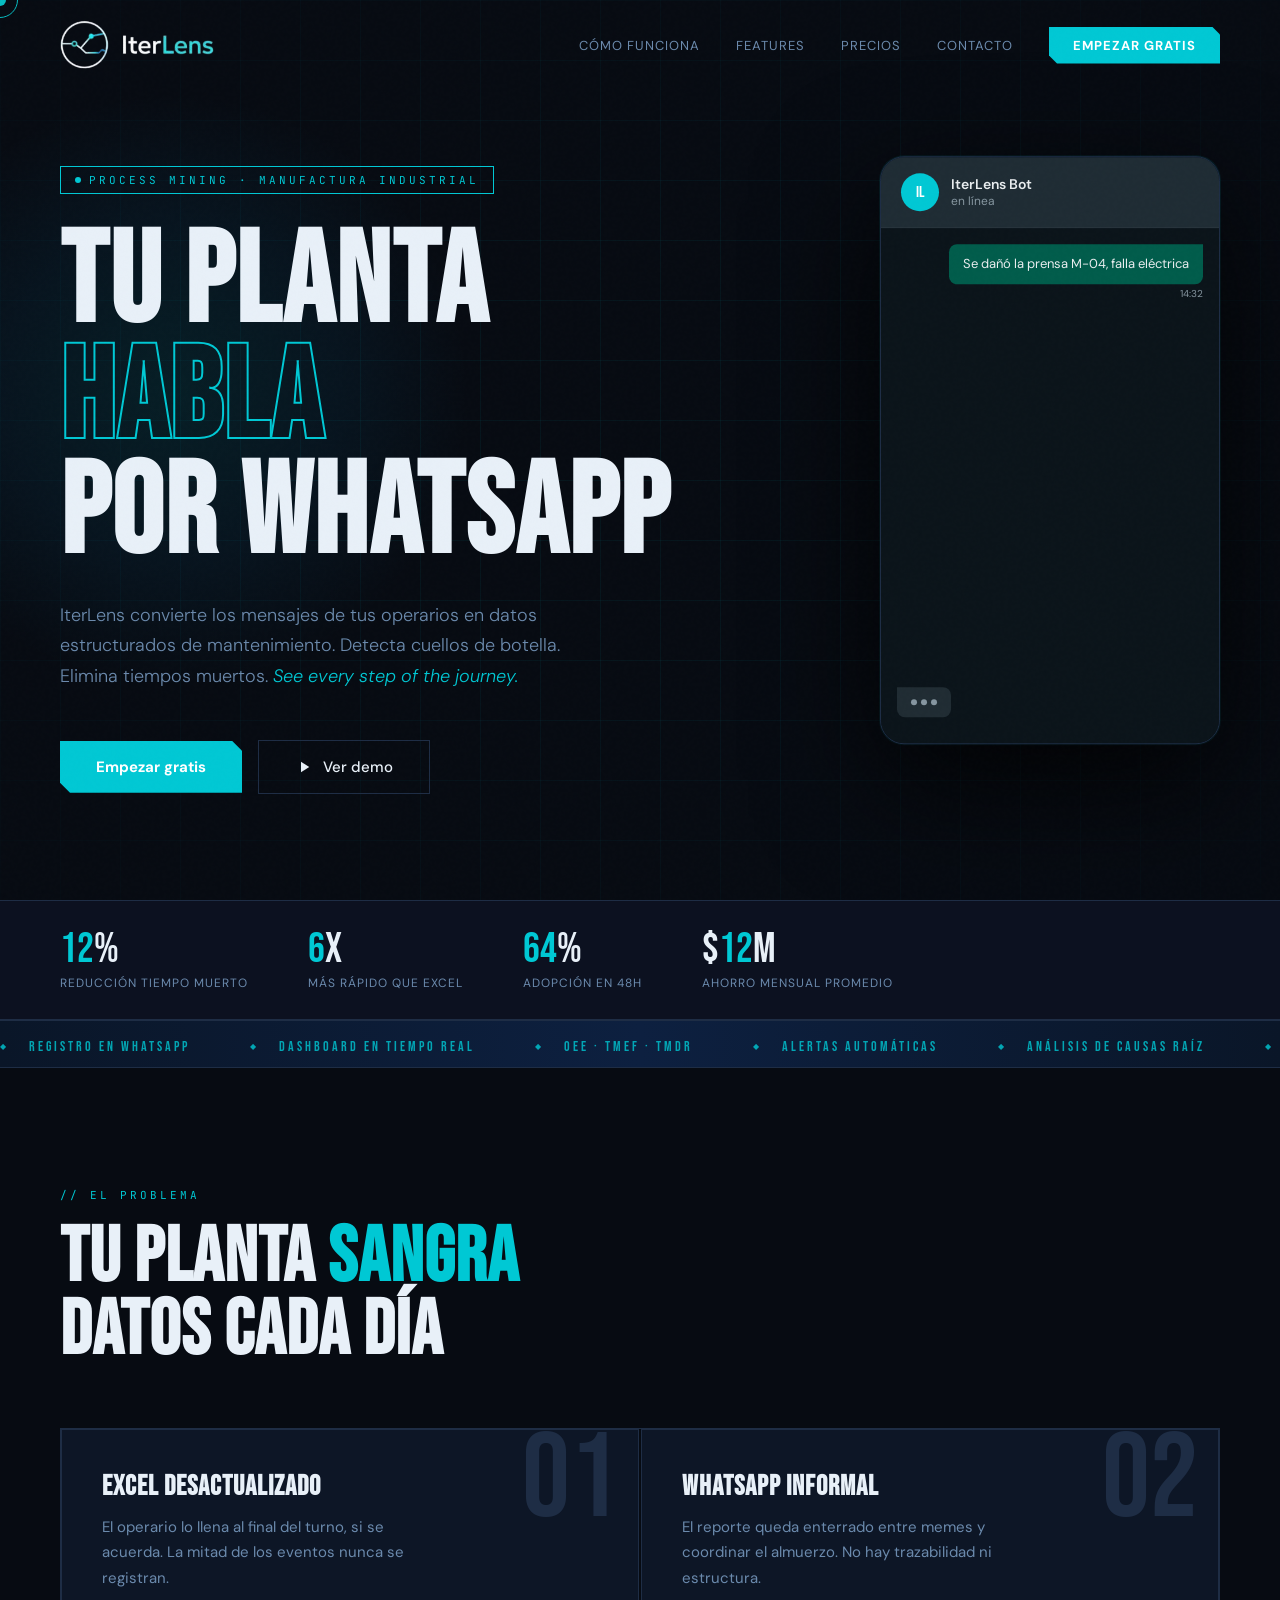
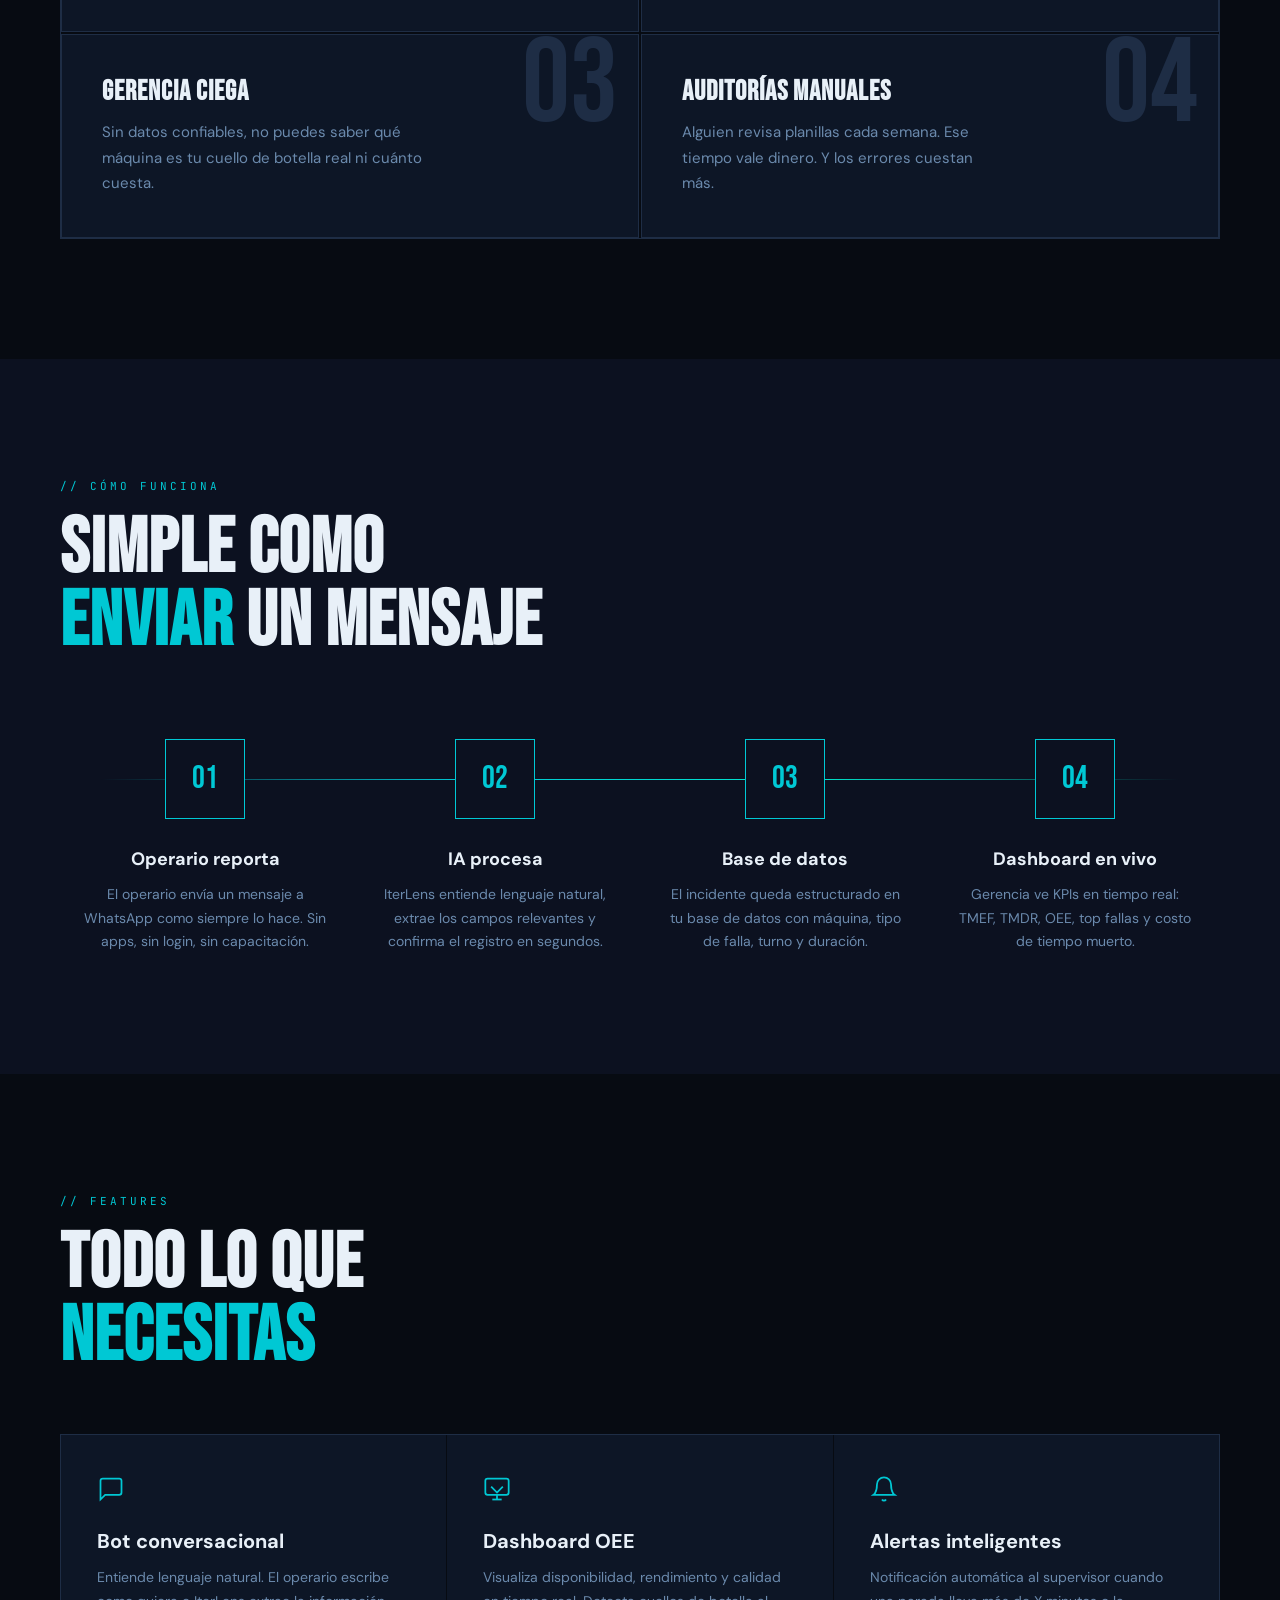
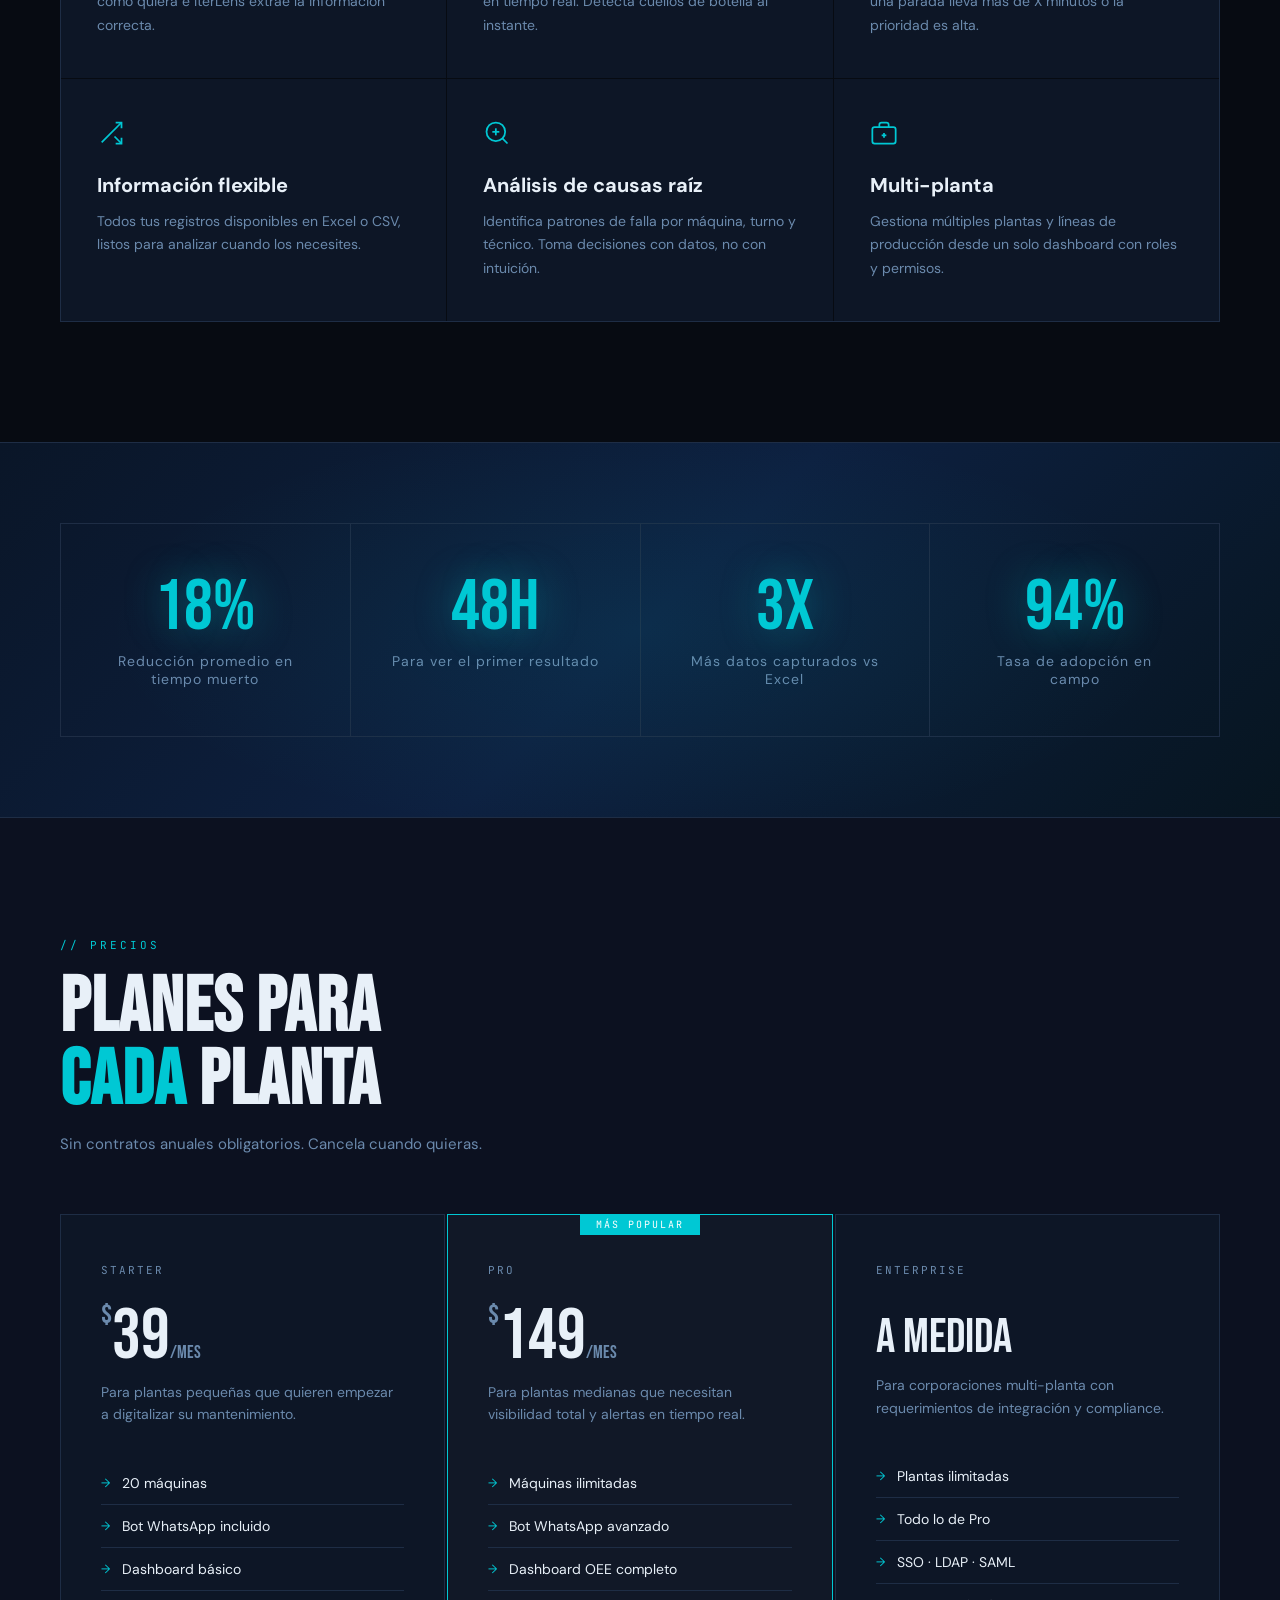
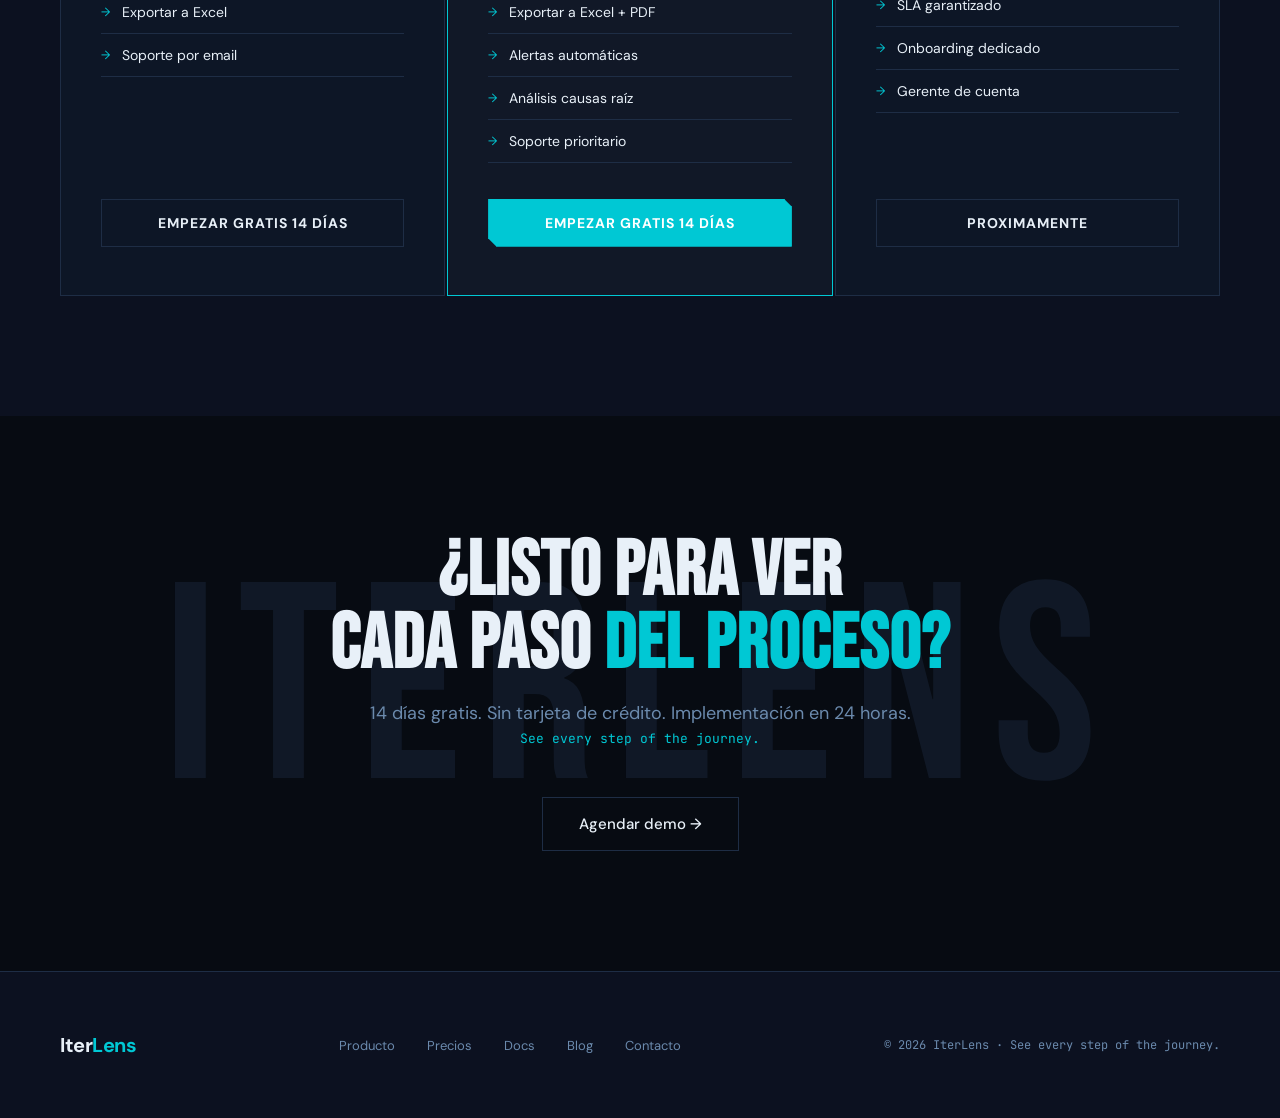
<file: src/index.html>
<!doctype html>
<html lang="es">
  <head>
    <meta charset="UTF-8" />
    <meta name="viewport" content="width=device-width, initial-scale=1.0" />
    <title>IterLens | See every step of the journey</title>
    <link rel="icon" href="./assets/logo.png" type="image/png" />
    <link
      href="https://fonts.googleapis.com/css2?family=Bebas+Neue&family=DM+Sans:ital,wght@0,300;0,400;0,500;0,700;1,300&family=JetBrains+Mono:wght@400;700&display=swap"
      rel="stylesheet"
    />
    <link rel="stylesheet" href="styles.css" />
  </head>
  <body>
    <!-- CURSOR -->
    <div class="cursor" id="cursor"></div>
    <div class="cursor-ring" id="cursorRing"></div>

    <!-- NAV -->
    <nav id="nav">
      <img src="./assets/banner.png" alt="Logo IterLens" height="50" />
      <!-- Hamburguesa (solo mobile) -->
      <button class="hamburger" id="hamburger" aria-label="Menú">
        <span></span><span></span><span></span>
      </button>

      <div class="nav-links" id="navLinks">
        <a href="#como-funciona" class="nav-close">Cómo funciona</a>
        <a href="#features" class="nav-close">Features</a>
        <a href="#pricing" class="nav-close">Precios</a>
        <a href="#contacto" class="nav-close">Contacto</a>
        <button class="btn-nav">Empezar gratis</button>
      </div>

      <div class="nav-overlay" id="navOverlay"></div>
    </nav>

    <!-- HERO -->
    <section class="hero">
      <div class="hero-grid"></div>
      <div class="hero-glow"></div>

      <div class="hero-tag">Process Mining · Manufactura Industrial</div>

      <h1>TU PLANTA<br /><em>HABLA</em><br />POR WHATSAPP</h1>

      <p class="hero-sub">
        IterLens convierte los mensajes de tus operarios en datos estructurados
        de mantenimiento. Detecta cuellos de botella. Elimina tiempos muertos.
        <em style="font-style: italic; color: var(--accent)"
          >See every step of the journey.</em
        >
      </p>

      <div class="hero-ctas">
        <button class="btn-primary">Empezar gratis</button>
        <button class="btn-ghost" id="btnDemo">
          <svg width="18" height="18" viewBox="0 0 24 24" fill="currentColor">
            <path d="M8 5v14l11-7z" />
          </svg>
          Ver demo
        </button>
      </div>

      <!-- WhatsApp Mockup -->
      <div class="hero-visual">
        <div class="phone-frame">
          <div class="phone-header">
            <div class="phone-avatar">IL</div>
            <div>
              <div class="phone-name">IterLens Bot</div>
              <div class="phone-status">en línea</div>
            </div>
          </div>
          <div class="phone-body" id="chatBody">
            <div class="msg out">
              <div class="msg-bubble">
                Se dañó la prensa M-04, falla eléctrica
              </div>
              <div class="msg-time">14:32</div>
            </div>
            <div class="msg in" id="msg1" style="opacity: 0">
              <div class="msg-bubble">
                <strong style="color: #00c8d4"
                  >&#10003; ¿Confirmas el registro?</strong
                >
                <div class="msg-code">
                  <span class="ic">
                    <svg
                      width="11"
                      height="11"
                      viewBox="0 0 24 24"
                      fill="none"
                      stroke="currentColor"
                      stroke-width="2"
                    >
                      <rect x="2" y="3" width="20" height="14" rx="2" />
                      <path d="M8 21h8M12 17v4" />
                    </svg>
                    Máquina: M-04 </span
                  ><br />
                  <span class="ic">
                    <svg
                      width="11"
                      height="11"
                      viewBox="0 0 24 24"
                      fill="none"
                      stroke="currentColor"
                      stroke-width="2"
                    >
                      <path d="M13 2L3 14h9l-1 8 10-12h-9l1-8z" />
                    </svg>
                    Tipo: Eléctrica </span
                  ><br />
                  <span class="ic">
                    <svg
                      width="11"
                      height="11"
                      viewBox="0 0 24 24"
                      fill="none"
                      stroke="currentColor"
                      stroke-width="2"
                    >
                      <circle cx="12" cy="12" r="10" />
                      <path d="M12 6v6l4 2" />
                    </svg>
                    Turno: TARDE </span
                  ><br />
                  <span class="ic" style="color: #ef4444">
                    <svg
                      width="11"
                      height="11"
                      viewBox="0 0 24 24"
                      fill="none"
                      stroke="currentColor"
                      stroke-width="2"
                    >
                      <path
                        d="M10.29 3.86L1.82 18a2 2 0 0 0 1.71 3h16.94a2 2 0 0 0 1.71-3L13.71 3.86a2 2 0 0 0-3.42 0z"
                      />
                      <line x1="12" y1="9" x2="12" y2="13" />
                      <line x1="12" y1="17" x2="12.01" y2="17" />
                    </svg>
                    Prioridad: Alta
                  </span>
                </div>
              </div>
              <div class="msg-time">14:32</div>
            </div>
            <div class="msg out" id="msg2" style="opacity: 0">
              <div class="msg-bubble">¡Si, perfecto!</div>
              <div class="msg-time">16:45</div>
            </div>
            <div class="msg in" id="msg3" style="opacity: 0">
              <div class="msg-bubble">
                <strong style="color: #00c8d4"
                  >&#35; Ticket #2847 cerrado</strong
                >
                <div class="msg-code">
                  <span class="ic">
                    <svg
                      width="11"
                      height="11"
                      viewBox="0 0 24 24"
                      fill="none"
                      stroke="currentColor"
                      stroke-width="2"
                    >
                      <circle cx="12" cy="12" r="10" />
                      <path d="M12 6v6l4 2" />
                    </svg>
                    TMDR: 2h 13min </span
                  ><br />
                  <span class="ic">
                    <svg
                      width="11"
                      height="11"
                      viewBox="0 0 24 24"
                      fill="none"
                      stroke="currentColor"
                      stroke-width="2"
                    >
                      <path d="M20 21v-2a4 4 0 0 0-4-4H8a4 4 0 0 0-4 4v2" />
                      <circle cx="12" cy="7" r="4" />
                    </svg>
                    Técnico: Juan P. </span
                  ><br />
                  <span class="ic">
                    <svg
                      width="11"
                      height="11"
                      viewBox="0 0 24 24"
                      fill="none"
                      stroke="currentColor"
                      stroke-width="2"
                    >
                      <polyline points="22 12 18 12 15 21 9 3 6 12 2 12" />
                    </svg>
                    Guardado en IterLens
                  </span>
                </div>
              </div>
              <div class="msg-time">16:46</div>
            </div>
            <div class="msg in" id="msg4" style="opacity: 0">
              <div class="typing"><span></span><span></span><span></span></div>
            </div>
          </div>
        </div>
      </div>
    </section>

    <!-- STATS BAR -->
    <div class="stats-bar reveal">
      <div class="stat">
        <div class="stat-num"><span id="c1">0</span>%</div>
        <div class="stat-label">Reducción tiempo muerto</div>
      </div>
      <div class="stat">
        <div class="stat-num"><span id="c2">0</span>x</div>
        <div class="stat-label">Más rápido que Excel</div>
      </div>
      <div class="stat">
        <div class="stat-num"><span id="c3">0</span>%</div>
        <div class="stat-label">Adopción en 48h</div>
      </div>
      <div class="stat">
        <div class="stat-num">$<span id="c4">0</span>M</div>
        <div class="stat-label">Ahorro mensual promedio</div>
      </div>
    </div>

    <!-- TICKER -->
    <div class="ticker">
      <div class="ticker-inner">
        <span class="ticker-item">REGISTRO EN WHATSAPP</span>
        <span class="ticker-item">DASHBOARD EN TIEMPO REAL</span>
        <span class="ticker-item">OEE · TMEF · TMDR</span>
        <span class="ticker-item">ALERTAS AUTOMÁTICAS</span>
        <span class="ticker-item">ANÁLISIS DE CAUSAS RAÍZ</span>
        <span class="ticker-item">REGISTRO EN WHATSAPP</span>
        <span class="ticker-item">DASHBOARD EN TIEMPO REAL</span>
        <span class="ticker-item">OEE · TMEF · TMDR</span>
        <span class="ticker-item">ALERTAS AUTOMÁTICAS</span>
        <span class="ticker-item">ANÁLISIS DE CAUSAS RAÍZ</span>
      </div>
    </div>

    <!-- PROBLEM -->
    <section class="problem" id="problema">
      <div class="reveal">
        <div class="section-tag">// el problema</div>
        <h2>TU PLANTA <em>SANGRA</em><br />DATOS CADA DÍA</h2>
      </div>
      <div class="problem-grid reveal">
        <div class="problem-card" data-num="01">
          <h3>Excel desactualizado</h3>
          <p>
            El operario lo llena al final del turno, si se acuerda. La mitad de
            los eventos nunca se registran.
          </p>
        </div>
        <div class="problem-card" data-num="02">
          <h3>WhatsApp informal</h3>
          <p>
            El reporte queda enterrado entre memes y coordinar el almuerzo. No
            hay trazabilidad ni estructura.
          </p>
        </div>
        <div class="problem-card" data-num="03">
          <h3>Gerencia ciega</h3>
          <p>
            Sin datos confiables, no puedes saber qué máquina es tu cuello de
            botella real ni cuánto cuesta.
          </p>
        </div>
        <div class="problem-card" data-num="04">
          <h3>Auditorías manuales</h3>
          <p>
            Alguien revisa planillas cada semana. Ese tiempo vale dinero. Y los
            errores cuestan más.
          </p>
        </div>
      </div>
    </section>

    <!-- HOW IT WORKS -->
    <section class="how" id="como-funciona">
      <div class="reveal">
        <div class="section-tag">// cómo funciona</div>
        <h2>SIMPLE COMO<br /><em>ENVIAR</em> UN MENSAJE</h2>
      </div>
      <div class="steps reveal">
        <div class="step">
          <div class="step-num">01</div>
          <h3>Operario reporta</h3>
          <p>
            El operario envía un mensaje a WhatsApp como siempre lo hace. Sin
            apps, sin login, sin capacitación.
          </p>
        </div>
        <div class="step">
          <div class="step-num">02</div>
          <h3>IA procesa</h3>
          <p>
            IterLens entiende lenguaje natural, extrae los campos relevantes y
            confirma el registro en segundos.
          </p>
        </div>
        <div class="step">
          <div class="step-num">03</div>
          <h3>Base de datos</h3>
          <p>
            El incidente queda estructurado en tu base de datos con máquina,
            tipo de falla, turno y duración.
          </p>
        </div>
        <div class="step">
          <div class="step-num">04</div>
          <h3>Dashboard en vivo</h3>
          <p>
            Gerencia ve KPIs en tiempo real: TMEF, TMDR, OEE, top fallas y costo
            de tiempo muerto.
          </p>
        </div>
      </div>
    </section>

    <!-- FEATURES -->
    <section class="features" id="features">
      <div class="reveal">
        <div class="section-tag">// features</div>
        <h2>TODO LO QUE<br /><em>NECESITAS</em></h2>
      </div>
      <div class="features-grid reveal">
        <div class="feature-card">
          <span class="feature-icon">
            <svg
              width="28"
              height="28"
              viewBox="0 0 24 24"
              fill="none"
              stroke="currentColor"
              stroke-width="1.5"
            >
              <path
                d="M21 15a2 2 0 0 1-2 2H7l-4 4V5a2 2 0 0 1 2-2h14a2 2 0 0 1 2 2z"
              />
            </svg>
          </span>
          <h3>Bot conversacional</h3>
          <p>
            Entiende lenguaje natural. El operario escribe como quiera e
            IterLens extrae la información correcta.
          </p>
        </div>
        <div class="feature-card">
          <span class="feature-icon">
            <svg
              width="28"
              height="28"
              viewBox="0 0 24 24"
              fill="none"
              stroke="currentColor"
              stroke-width="1.5"
            >
              <rect x="2" y="3" width="20" height="14" rx="2" />
              <line x1="8" y1="21" x2="16" y2="21" />
              <line x1="12" y1="17" x2="12" y2="21" />
              <polyline points="7 10 12 15 17 10" />
            </svg>
          </span>
          <h3>Dashboard OEE</h3>
          <p>
            Visualiza disponibilidad, rendimiento y calidad en tiempo real.
            Detecta cuellos de botella al instante.
          </p>
        </div>
        <div class="feature-card">
          <span class="feature-icon">
            <svg
              width="28"
              height="28"
              viewBox="0 0 24 24"
              fill="none"
              stroke="currentColor"
              stroke-width="1.5"
            >
              <path d="M18 8A6 6 0 0 0 6 8c0 7-3 9-3 9h18s-3-2-3-9" />
              <path d="M13.73 21a2 2 0 0 1-3.46 0" />
            </svg>
          </span>
          <h3>Alertas inteligentes</h3>
          <p>
            Notificación automática al supervisor cuando una parada lleva más de
            X minutos o la prioridad es alta.
          </p>
        </div>
        <div class="feature-card">
          <span class="feature-icon">
            <svg
              width="28"
              height="28"
              viewBox="0 0 24 24"
              fill="none"
              stroke="currentColor"
              stroke-width="1.5"
            >
              <polyline points="16 3 21 3 21 8" />
              <line x1="4" y1="20" x2="21" y2="3" />
              <polyline points="21 16 21 21 16 21" />
              <line x1="15" y1="15" x2="21" y2="21" />
            </svg>
          </span>
          <h3>Información flexible</h3>
          <p>
            Todos tus registros disponibles en Excel o CSV, listos para analizar
            cuando los necesites.
          </p>
        </div>
        <div class="feature-card">
          <span class="feature-icon">
            <svg
              width="28"
              height="28"
              viewBox="0 0 24 24"
              fill="none"
              stroke="currentColor"
              stroke-width="1.5"
            >
              <circle cx="11" cy="11" r="8" />
              <line x1="21" y1="21" x2="16.65" y2="16.65" />
              <line x1="11" y1="8" x2="11" y2="14" />
              <line x1="8" y1="11" x2="14" y2="11" />
            </svg>
          </span>
          <h3>Análisis de causas raíz</h3>
          <p>
            Identifica patrones de falla por máquina, turno y técnico. Toma
            decisiones con datos, no con intuición.
          </p>
        </div>
        <div class="feature-card">
          <span class="feature-icon">
            <svg
              width="28"
              height="28"
              viewBox="0 0 24 24"
              fill="none"
              stroke="currentColor"
              stroke-width="1.5"
            >
              <rect x="2" y="7" width="20" height="14" rx="2" />
              <path d="M16 7V5a2 2 0 0 0-2-2h-4a2 2 0 0 0-2 2v2" />
              <line x1="12" y1="12" x2="12" y2="16" />
              <line x1="10" y1="14" x2="14" y2="14" />
            </svg>
          </span>
          <h3>Multi-planta</h3>
          <p>
            Gestiona múltiples plantas y líneas de producción desde un solo
            dashboard con roles y permisos.
          </p>
        </div>
      </div>
    </section>

    <!-- METRICS -->
    <div class="metrics reveal">
      <div class="metrics-inner">
        <div class="metric">
          <div class="metric-num">18%</div>
          <div class="metric-label">Reducción promedio en tiempo muerto</div>
        </div>
        <div class="metric">
          <div class="metric-num">48h</div>
          <div class="metric-label">Para ver el primer resultado</div>
        </div>
        <div class="metric">
          <div class="metric-num">3x</div>
          <div class="metric-label">Más datos capturados vs Excel</div>
        </div>
        <div class="metric">
          <div class="metric-num">94%</div>
          <div class="metric-label">Tasa de adopción en campo</div>
        </div>
      </div>
    </div>

    <!-- PRICING -->
    <section class="pricing" id="pricing">
      <div class="reveal">
        <div class="section-tag">// precios</div>
        <h2>PLANES PARA<br /><em>CADA</em> PLANTA</h2>
        <p style="color: var(--muted); margin-top: 16px; font-size: 15px">
          Sin contratos anuales obligatorios. Cancela cuando quieras.
        </p>
      </div>
      <div class="pricing-grid reveal">
        <!-- STARTER -->
        <div class="pricing-card">
          <div class="pricing-tier">Starter</div>
          <div class="pricing-price">
            <sup>$</sup>39<span class="period">/mes</span>
          </div>
          <p class="pricing-desc">
            Para plantas pequeñas que quieren empezar a digitalizar su
            mantenimiento.
          </p>
          <ul class="pricing-features">
            <li class="included">20 máquinas</li>
            <li class="included">Bot WhatsApp incluido</li>
            <li class="included">Dashboard básico</li>
            <li class="included">Exportar a Excel</li>
            <li class="included">Soporte por email</li>
          </ul>
          <button class="btn-pricing">Empezar gratis 14 días</button>
        </div>
        <!-- PRO -->
        <div class="pricing-card featured">
          <div class="pricing-tier">Pro</div>
          <div class="pricing-price">
            <sup>$</sup>149<span class="period">/mes</span>
          </div>
          <p class="pricing-desc">
            Para plantas medianas que necesitan visibilidad total y alertas en
            tiempo real.
          </p>
          <ul class="pricing-features">
            <li class="included">Máquinas ilimitadas</li>
            <li class="included">Bot WhatsApp avanzado</li>
            <li class="included">Dashboard OEE completo</li>
            <li class="included">Exportar a Excel + PDF</li>
            <li class="included">Alertas automáticas</li>
            <li class="included">Análisis causas raíz</li>
            <li class="included">Soporte prioritario</li>
          </ul>
          <button class="btn-pricing">Empezar gratis 14 días</button>
        </div>
        <!-- ENTERPRISE -->
        <div class="pricing-card">
          <div class="pricing-tier">Enterprise</div>
          <div
            class="pricing-price"
            style="font-size: 48px; line-height: 1.2; padding-top: 8px"
          >
            A medida
          </div>
          <p class="pricing-desc">
            Para corporaciones multi-planta con requerimientos de integración y
            compliance.
          </p>
          <ul class="pricing-features">
            <li class="included">Plantas ilimitadas</li>
            <li class="included">Todo lo de Pro</li>
            <li class="included">SSO · LDAP · SAML</li>
            <li class="included">SLA garantizado</li>
            <li class="included">Onboarding dedicado</li>
            <li class="included">Gerente de cuenta</li>
          </ul>
          <button class="btn-pricing">Proximamente</button>
        </div>
      </div>
    </section>

    <!-- TESTIMONIALS -->
    <!-- <section class="testimonials">
      <div class="reveal">
        <div class="section-tag">// clientes</div>
        <h2>LO QUE DICEN<br />LAS <em>PLANTAS</em></h2>
      </div>
      <div class="testimonials-grid reveal">
        <div class="testimonial">
          <p class="testimonial-text">
            En dos semanas teníamos más datos de mantenimiento que en los
            últimos seis meses con Excel. Los operarios lo adoptaron sin
            resistencia porque ya usaban WhatsApp.
          </p>
          <div class="testimonial-author">Carlos Mendoza</div>
          <div class="testimonial-role">
            Jefe de Producción · Plásticos del Valle
          </div>
        </div>
        <div class="testimonial">
          <p class="testimonial-text">
            Detectamos que la máquina M-12 generaba el 40% de nuestros tiempos
            muertos. Nunca lo hubiéramos visto con el sistema anterior.
            Ahorramos $18.000 en el primer mes.
          </p>
          <div class="testimonial-author">Ana Quiroga</div>
          <div class="testimonial-role">
            Gerente de Planta · Inyección Andina
          </div>
        </div>
        <div class="testimonial">
          <p class="testimonial-text">
            La implementación fue en un día. El bot entiende a nuestros
            operarios aunque escriban con errores o en forma muy coloquial. Eso
            era lo que más nos preocupaba.
          </p>
          <div class="testimonial-author">Roberto Lara</div>
          <div class="testimonial-role">
            Director de Operaciones · Grupo Soplado
          </div>
        </div>
      </div>
    </section> -->

    <!-- CTA -->
    <section class="cta-section" id="contacto">
      <h2 class="reveal">
        ¿LISTO PARA VER<br />CADA PASO <em>DEL PROCESO?</em>
      </h2>
      <p class="reveal">
        14 días gratis. Sin tarjeta de crédito. Implementación en 24 horas.<br />
        <span
          style="
            font-family: &quot;JetBrains Mono&quot;, monospace;
            font-size: 13px;
            color: var(--accent);
          "
          >See every step of the journey.</span
        >
      </p>
      <div class="cta-buttons reveal">
        <button class="btn-ghost">Agendar demo →</button>
      </div>
    </section>

    <!-- FOOTER -->
    <footer>
      <div class="footer-logo">Iter<span>Lens</span></div>
      <div class="footer-links">
        <a href="#">Producto</a>
        <a href="#">Precios</a>
        <a href="#">Docs</a>
        <a href="#">Blog</a>
        <a href="#">Contacto</a>
      </div>
      <div class="footer-copy">
        © 2026 IterLens · See every step of the journey.
      </div>
    </footer>

    <!-- MODAL VIDEO -->
    <div class="modal-overlay" id="modalOverlay">
      <div class="modal-box">
        <button class="modal-close" id="modalClose">
          <svg
            width="20"
            height="20"
            viewBox="0 0 24 24"
            fill="none"
            stroke="currentColor"
            stroke-width="2"
          >
            <line x1="18" y1="6" x2="6" y2="18" />
            <line x1="6" y1="6" x2="18" y2="18" />
          </svg>
        </button>
        <div class="video-wrapper">
          <iframe
            id="demoVideo"
            frameborder="0"
            allowfullscreen
            allow="autoplay; encrypted-media"
          ></iframe>
        </div>
      </div>
    </div>

    <script src="main.js"></script>
  </body>
</html>
</file>
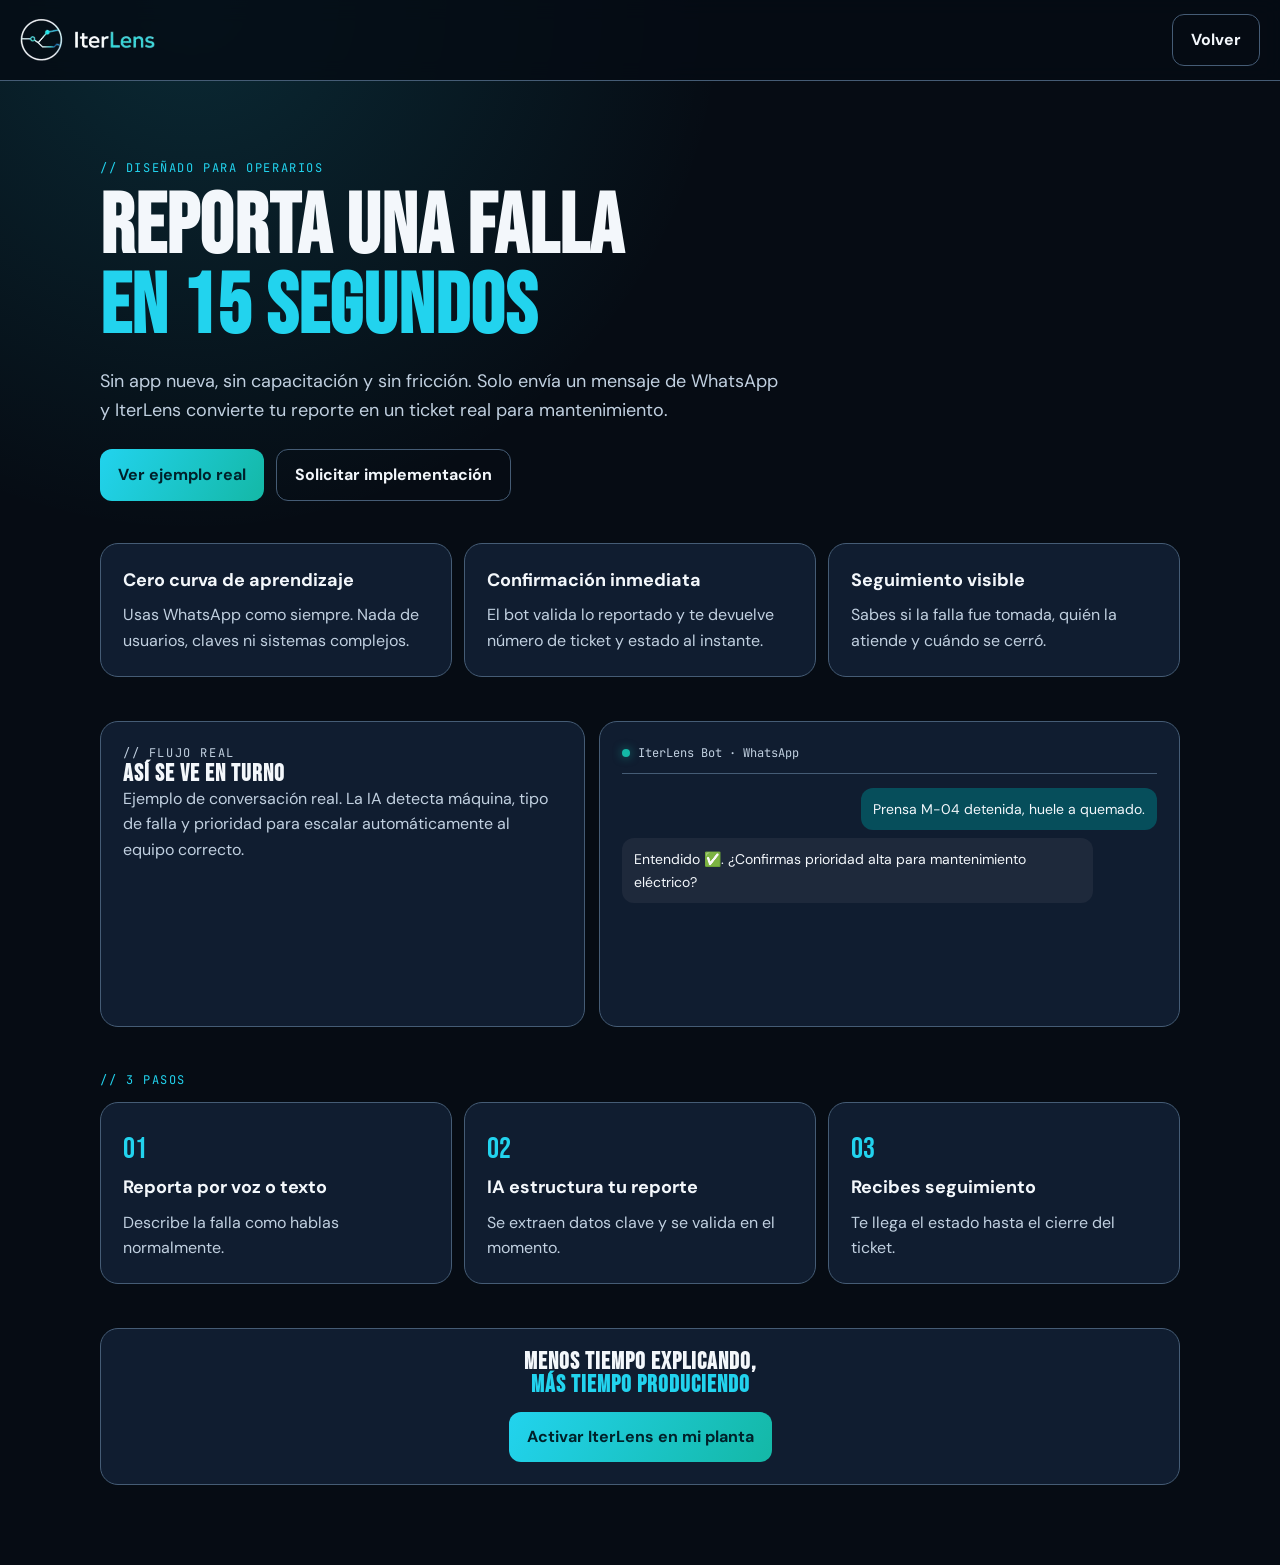
<file: src/operarios/index.html>
<!doctype html>
<html lang="es">
  <head>
    <meta charset="UTF-8" />
    <meta name="viewport" content="width=device-width, initial-scale=1.0" />
    <title>IterLens Operarios | Reporta en segundos</title>
    <link rel="icon" href="../assets/logo.png" type="image/png" />
    <link
      href="https://fonts.googleapis.com/css2?family=Bebas+Neue&family=DM+Sans:wght@400;500;700&family=JetBrains+Mono:wght@400;700&display=swap"
      rel="stylesheet"
    />
    <link rel="stylesheet" href="styles.css" />
  </head>
  <body>
    <header class="topbar">
      <img src="../assets/banner.png" alt="IterLens" class="brand" />
      <a href="../empresas/index.html" class="btn-link">Volver</a>
    </header>

    <main>
      <section class="hero">
        <p class="kicker">// diseñado para operarios</p>
        <h1>REPORTA UNA FALLA<br /><em>EN 15 SEGUNDOS</em></h1>
        <p class="sub">
          Sin app nueva, sin capacitación y sin fricción. Solo envía un mensaje de
          WhatsApp y IterLens convierte tu reporte en un ticket real para mantenimiento.
        </p>
        <div class="hero-ctas">
          <a href="#demo" class="btn-primary">Ver ejemplo real</a>
          <a href="../empresas/index.html#contacto" class="btn-ghost">Solicitar implementación</a>
        </div>
      </section>

      <section class="quick-benefits">
        <article>
          <h3>Cero curva de aprendizaje</h3>
          <p>Usas WhatsApp como siempre. Nada de usuarios, claves ni sistemas complejos.</p>
        </article>
        <article>
          <h3>Confirmación inmediata</h3>
          <p>El bot valida lo reportado y te devuelve número de ticket y estado al instante.</p>
        </article>
        <article>
          <h3>Seguimiento visible</h3>
          <p>Sabes si la falla fue tomada, quién la atiende y cuándo se cerró.</p>
        </article>
      </section>

      <section class="demo" id="demo">
        <div class="demo-copy">
          <p class="kicker">// flujo real</p>
          <h2>ASÍ SE VE EN TURNO</h2>
          <p>
            Ejemplo de conversación real. La IA detecta máquina, tipo de falla y prioridad
            para escalar automáticamente al equipo correcto.
          </p>
        </div>

        <div class="chat-card" aria-live="polite">
          <div class="chat-head">
            <span class="dot"></span>
            IterLens Bot · WhatsApp
          </div>
          <div class="chat-body" id="chatBodyOperarios">
            <div class="msg out">Prensa M-04 detenida, huele a quemado.</div>
            <div class="msg in hidden-step" data-step>
              Entendido ✅. ¿Confirmas prioridad alta para mantenimiento eléctrico?
            </div>
            <div class="msg out hidden-step" data-step>Confirmo, prioridad alta.</div>
            <div class="msg in hidden-step" data-step>
              Ticket #2847 creado. Técnico asignado: Juan P. ETA: 18 min.
            </div>
          </div>
        </div>
      </section>

      <section class="steps">
        <p class="kicker">// 3 pasos</p>
        <div class="steps-grid">
          <article class="step">
            <span>01</span>
            <h3>Reporta por voz o texto</h3>
            <p>Describe la falla como hablas normalmente.</p>
          </article>
          <article class="step">
            <span>02</span>
            <h3>IA estructura tu reporte</h3>
            <p>Se extraen datos clave y se valida en el momento.</p>
          </article>
          <article class="step">
            <span>03</span>
            <h3>Recibes seguimiento</h3>
            <p>Te llega el estado hasta el cierre del ticket.</p>
          </article>
        </div>
      </section>

      <section class="cta">
        <h2>MENOS TIEMPO EXPLICANDO,<br /><em>MÁS TIEMPO PRODUCIENDO</em></h2>
        <a href="../empresas/index.html#contacto" class="btn-primary">Activar IterLens en mi planta</a>
      </section>
    </main>

    <script src="main.js"></script>
  </body>
</html>
</file>
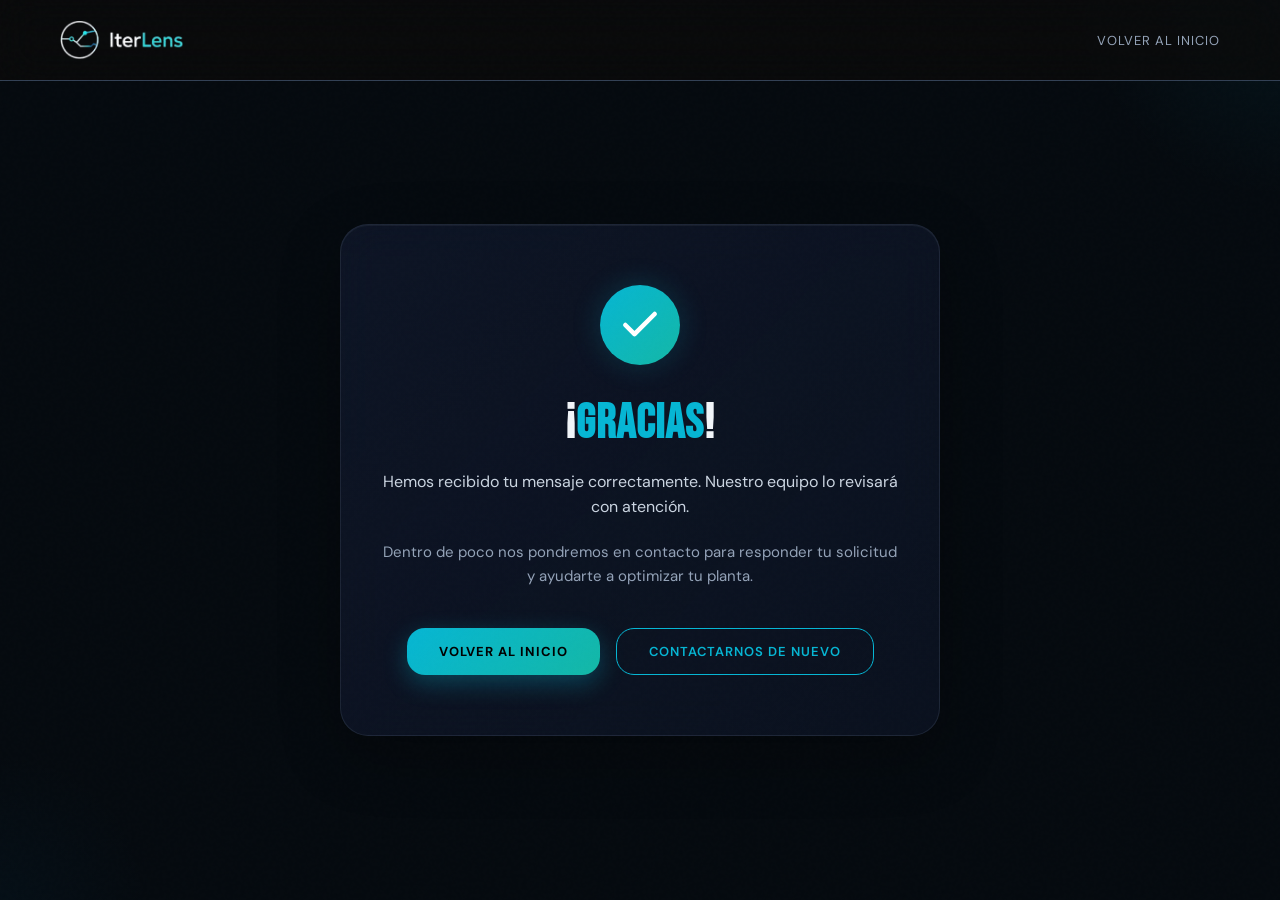
<file: src/thank-you/index.html>
<!doctype html>
<html lang="es">
  <head>
    <meta charset="UTF-8" />
    <meta name="viewport" content="width=device-width, initial-scale=1.0" />
    <title>¡Gracias! | IterLens</title>
    <link rel="icon" href="../assets/logo.png" type="image/png" />
    <link
      href="https://fonts.googleapis.com/css2?family=Bebas+Neue&family=DM+Sans:ital,wght@0,300;0,400;0,500;0,700;1,300&family=JetBrains+Mono:wght@400;700&display=swap"
      rel="stylesheet"
    />
    <style>
      /* ── Design tokens ── */
      :root {
        --bg: #050a0f;
        --bg2: #0a0f1a;
        --bg3: #0f172a;
        --border: #334155;
        --border-light: rgba(100, 116, 139, 0.2);
        --accent: #06b6d4;
        --accent2: #0284c7;
        --accent-glow: rgba(6, 182, 212, 0.2);
        --accent-dim: rgba(6, 182, 212, 0.35);
        --teal: #14b8a6;
        --text: #f1f5f9;
        --muted: #94a3b8;
        --muted-light: #cbd5e1;
        --card: #0f172a;
        --error: #f87171;
        --success: #06b6d4;
        --radius-lg: 28px;
        --radius-md: 18px;
        --shadow-deep: 0 40px 120px rgba(0, 0, 0, 0.35);
        --positive: #22c55e;
        --card-hover: rgba(30, 41, 59, 0.92);
      }

      /* ── Reset ── */
      *,
      *::before,
      *::after {
        margin: 0;
        padding: 0;
        box-sizing: border-box;
      }

      html {
        scroll-behavior: smooth;
      }

      body {
        background: var(--bg);
        color: var(--text);
        font-family: "DM Sans", sans-serif;
        overflow-x: hidden;
      }

      /* ── Noise overlay ── */
      body::before {
        content: "";
        position: fixed;
        inset: 0;
        background-image: url("data:image/svg+xml,%3Csvg viewBox='0 0 256 256' xmlns='http://www.w3.org/2000/svg'%3E%3Cfilter id='noise'%3E%3CfeTurbulence type='fractalNoise' baseFrequency='0.9' numOctaves='4' stitchTiles='stitch'/%3E%3C/filter%3E%3Crect width='100%25' height='100%25' filter='url(%23noise)' opacity='0.03'/%3E%3C/svg%3E");
        pointer-events: none;
        z-index: 9000;
        opacity: 0.4;
      }

      /* ── Navigation ── */
      nav {
        position: fixed;
        top: 0;
        left: 0;
        right: 0;
        z-index: 100;
        padding: 20px 60px;
        display: flex;
        align-items: center;
        justify-content: space-between;
        border-bottom: 1px solid var(--border);
        backdrop-filter: blur(20px);
        background: rgba(10, 10, 10, 0.8);
      }

      .logo {
        font-family: "DM Sans", sans-serif;
        font-size: 22px;
        font-weight: 700;
        letter-spacing: -0.5px;
        color: var(--text);
        display: flex;
        align-items: center;
        gap: 8px;
        text-decoration: none;
      }

      .logo img {
        height: 40px;
      }

      .nav-links {
        display: flex;
        gap: 36px;
        align-items: center;
      }

      .nav-links a {
        font-size: 13px;
        letter-spacing: 1px;
        text-transform: uppercase;
        color: var(--muted);
        text-decoration: none;
        transition: color 0.2s;
      }

      .nav-links a:hover {
        color: var(--text);
      }

      /* ── Main container ── */
      main {
        min-height: 100vh;
        display: flex;
        align-items: center;
        justify-content: center;
        padding: 120px 20px 60px;
        position: relative;
        overflow: hidden;
      }

      /* ── Background glows ── */
      .bg-glow {
        position: absolute;
        border-radius: 50%;
        pointer-events: none;
      }

      .glow-1 {
        width: 400px;
        height: 400px;
        background: radial-gradient(circle, var(--accent-glow) 0%, transparent 70%);
        top: -200px;
        right: -200px;
        opacity: 0.3;
      }

      .glow-2 {
        width: 300px;
        height: 300px;
        background: radial-gradient(circle, rgba(2, 132, 199, 0.1) 0%, transparent 70%);
        bottom: -150px;
        left: -150px;
        opacity: 0.4;
      }

      /* ── Thank you card ── */
      .thank-you-container {
        position: relative;
        z-index: 10;
        max-width: 600px;
        width: 100%;
      }

      .thank-you-card {
        background: linear-gradient(
          135deg,
          rgba(15, 23, 42, 0.8) 0%,
          rgba(15, 23, 42, 0.6) 100%
        );
        border: 1px solid var(--border-light);
        border-radius: var(--radius-lg);
        padding: 60px 40px;
        text-align: center;
        backdrop-filter: blur(20px);
        box-shadow: 0 20px 60px rgba(0, 0, 0, 0.3),
          inset 0 1px 0 rgba(255, 255, 255, 0.05);
        animation: slideUp 0.8s ease-out;
      }

      @keyframes slideUp {
        from {
          opacity: 0;
          transform: translateY(40px);
        }
        to {
          opacity: 1;
          transform: translateY(0);
        }
      }

      /* ── Checkmark icon ── */
      .checkmark {
        width: 80px;
        height: 80px;
        background: linear-gradient(135deg, var(--accent) 0%, var(--teal) 100%);
        border-radius: 50%;
        display: flex;
        align-items: center;
        justify-content: center;
        margin: 0 auto 30px;
        box-shadow: 0 0 30px var(--accent-glow);
        animation: scaleIn 0.6s ease-out;
      }

      @keyframes scaleIn {
        from {
          opacity: 0;
          transform: scale(0.5);
        }
        to {
          opacity: 1;
          transform: scale(1);
        }
      }

      .checkmark svg {
        width: 44px;
        height: 44px;
        stroke: white;
        fill: none;
        stroke-width: 2.5;
        stroke-linecap: round;
        stroke-linejoin: round;
        animation: checkstroke 0.6s ease-out 0.3s both;
      }

      @keyframes checkstroke {
        from {
          stroke-dasharray: 60;
          stroke-dashoffset: 60;
        }
        to {
          stroke-dasharray: 60;
          stroke-dashoffset: 0;
        }
      }

      /* ── Title ── */
      .thank-you-card h1 {
        font-family: "Bebas Neue", sans-serif;
        font-size: 48px;
        font-weight: 700;
        letter-spacing: 1px;
        color: var(--text);
        margin-bottom: 16px;
        line-height: 1.2;
      }

      .thank-you-card h1 em {
        color: var(--accent);
        font-style: normal;
        font-weight: 700;
      }

      /* ── Subtitle ── */
      .thank-you-card p {
        font-size: 16px;
        line-height: 1.6;
        color: var(--muted-light);
        margin-bottom: 20px;
      }

      .thank-you-card .subtitle {
        font-size: 15px;
        color: var(--muted);
        margin-bottom: 40px;
      }

      /* ── CTA Buttons ── */
      .cta-group {
        display: flex;
        gap: 16px;
        justify-content: center;
        flex-wrap: wrap;
      }

      .btn {
        padding: 14px 32px;
        font-size: 13px;
        font-weight: 600;
        letter-spacing: 1px;
        text-transform: uppercase;
        border: none;
        border-radius: var(--radius-md);
        cursor: pointer;
        transition: all 0.3s ease;
        text-decoration: none;
        display: inline-flex;
        align-items: center;
        gap: 8px;
        font-family: "DM Sans", sans-serif;
      }

      .btn-primary {
        background: linear-gradient(135deg, var(--accent) 0%, var(--teal) 100%);
        color: #000;
        font-weight: 700;
        box-shadow: 0 8px 24px rgba(6, 182, 212, 0.3);
      }

      .btn-primary:hover {
        transform: translateY(-2px);
        box-shadow: 0 12px 32px rgba(6, 182, 212, 0.4);
      }

      .btn-secondary {
        background: transparent;
        color: var(--accent);
        border: 1px solid var(--accent);
      }

      .btn-secondary:hover {
        background: rgba(6, 182, 212, 0.1);
        box-shadow: 0 0 20px rgba(6, 182, 212, 0.2);
      }

      /* ── Responsive ── */
      @media (max-width: 768px) {
        nav {
          padding: 16px 30px;
        }

        .nav-links {
          gap: 20px;
        }

        .nav-links a {
          font-size: 12px;
        }

        .thank-you-card {
          padding: 40px 30px;
        }

        .thank-you-card h1 {
          font-size: 36px;
        }

        .cta-group {
          flex-direction: column;
        }

        .btn {
          width: 100%;
          justify-content: center;
        }

        .glow-1 {
          width: 250px;
          height: 250px;
        }

        .glow-2 {
          width: 200px;
          height: 200px;
        }
      }
    </style>
  </head>
  <body>
    <!-- NAV -->
    <nav>
      <a href="../empresas/index.html" class="logo">
        <img src="../assets/banner.png" alt="Logo IterLens" />
      </a>
      <div class="nav-links">
        <a href="../empresas/index.html">Volver al inicio</a>
      </div>
    </nav>

    <!-- MAIN CONTENT -->
    <main>
      <!-- Background glows -->
      <div class="bg-glow glow-1"></div>
      <div class="bg-glow glow-2"></div>

      <!-- Thank you container -->
      <div class="thank-you-container">
        <div class="thank-you-card">
          <!-- Checkmark icon -->
          <div class="checkmark">
            <svg viewBox="0 0 24 24">
              <polyline points="20 6 9 17 4 12"></polyline>
            </svg>
          </div>

          <!-- Title -->
          <h1>¡<em>Gracias</em>!</h1>

          <!-- Message -->
          <p>
            Hemos recibido tu mensaje correctamente. Nuestro equipo lo revisará
            con atención.
          </p>

          <p class="subtitle">
            Dentro de poco nos pondremos en contacto para responder tu solicitud
            y ayudarte a optimizar tu planta.
          </p>

          <!-- CTA Buttons -->
          <div class="cta-group">
            <a href="../empresas/index.html" class="btn btn-primary">Volver al inicio</a>
            <a href="../empresas/index.html#contacto" class="btn btn-secondary"
              >Contactarnos de nuevo</a
            >
          </div>
        </div>
      </div>
    </main>
  </body>
</html>
</file>
<file: src/styles.css>
/* ============================================================
   IterLens — styles.css
   ============================================================ */

/* ── Design tokens ── */
:root {
  --bg: #070b12;
  --bg2: #0c1120;
  --bg3: #111827;
  --border: #1e2d45;
  --accent: #00c8d4;
  --accent2: #0ea5e9;
  --accent-glow: rgba(0, 200, 212, 0.15);
  --teal: #00e5cc;
  --text: #e8f0f8;
  --muted: #6b8aad;
  --card: #0d1626;
}

/* ── Reset ── */
*,
*::before,
*::after {
  margin: 0;
  padding: 0;
  box-sizing: border-box;
}
html {
  scroll-behavior: smooth;
}

body {
  background: var(--bg);
  color: var(--text);
  font-family: "DM Sans", sans-serif;
  overflow-x: hidden;
  cursor: none;
}

/* ── Noise overlay ── */
body::before {
  content: "";
  position: fixed;
  inset: 0;
  background-image: url("data:image/svg+xml,%3Csvg viewBox='0 0 256 256' xmlns='http://www.w3.org/2000/svg'%3E%3Cfilter id='noise'%3E%3CfeTurbulence type='fractalNoise' baseFrequency='0.9' numOctaves='4' stitchTiles='stitch'/%3E%3C/filter%3E%3Crect width='100%25' height='100%25' filter='url(%23noise)' opacity='0.03'/%3E%3C/svg%3E");
  pointer-events: none;
  z-index: 9000;
  opacity: 0.4;
}

/* ── Cursor ── */
.cursor {
  width: 12px;
  height: 12px;
  background: var(--accent);
  border-radius: 50%;
  position: fixed;
  pointer-events: none;
  z-index: 9999;
  transition: transform 0.1s;
  mix-blend-mode: difference;
}
.cursor-ring {
  width: 36px;
  height: 36px;
  border: 1px solid var(--accent);
  border-radius: 50%;
  position: fixed;
  pointer-events: none;
  z-index: 9998;
  transition: all 0.15s ease;
  mix-blend-mode: difference;
}

/* ── Navigation ── */
nav {
  position: fixed;
  top: 0;
  left: 0;
  right: 0;
  z-index: 100;
  padding: 20px 60px;
  display: flex;
  align-items: center;
  justify-content: space-between;
  border-bottom: 1px solid transparent;
  transition: all 0.3s;
}
nav.scrolled {
  border-color: var(--border);
  backdrop-filter: blur(20px);
  background: rgba(10, 10, 10, 0.8);
}
.logo {
  font-family: "DM Sans", sans-serif;
  font-size: 22px;
  font-weight: 700;
  letter-spacing: -0.5px;
  color: var(--text);
  display: flex;
  align-items: center;
  gap: 8px;
}
.logo span {
  color: var(--accent);
}
.nav-links {
  display: flex;
  gap: 36px;
  align-items: center;
}
.nav-links a {
  font-size: 13px;
  letter-spacing: 1px;
  text-transform: uppercase;
  color: var(--muted);
  text-decoration: none;
  transition: color 0.2s;
}
.nav-links a:hover {
  color: var(--text);
}
.btn-nav {
  background: var(--accent);
  color: white;
  border: none;
  padding: 10px 24px;
  font-family: "DM Sans", sans-serif;
  font-size: 13px;
  font-weight: 700;
  letter-spacing: 1px;
  text-transform: uppercase;
  cursor: none;
  transition: all 0.2s;
  clip-path: polygon(
    0 0,
    calc(100% - 8px) 0,
    100% 8px,
    100% 100%,
    8px 100%,
    0 calc(100% - 8px)
  );
}
.btn-nav:hover {
  background: var(--accent2);
  transform: translateY(-1px);
}

/* ── Buttons ── */
.btn-primary {
  background: var(--accent);
  color: white;
  border: none;
  padding: 16px 36px;
  font-family: "DM Sans", sans-serif;
  font-size: 15px;
  font-weight: 700;
  cursor: none;
  transition: all 0.2s;
  clip-path: polygon(
    0 0,
    calc(100% - 10px) 0,
    100% 10px,
    100% 100%,
    10px 100%,
    0 calc(100% - 10px)
  );
  position: relative;
  overflow: hidden;
}
.btn-primary::after {
  content: "";
  position: absolute;
  inset: 0;
  background: white;
  opacity: 0;
  transition: opacity 0.2s;
}
.btn-primary:hover::after {
  opacity: 0.1;
}
.btn-primary:hover {
  transform: translateY(-2px);
  box-shadow: 0 12px 40px rgba(0, 200, 212, 0.3);
}

.btn-ghost {
  background: transparent;
  color: var(--text);
  border: 1px solid var(--border);
  padding: 16px 36px;
  font-family: "DM Sans", sans-serif;
  font-size: 15px;
  font-weight: 500;
  cursor: none;
  transition: all 0.2s;
  display: flex;
  align-items: center;
  gap: 10px;
}
.btn-ghost:hover {
  border-color: var(--muted);
  background: var(--bg3);
}

/* ── Hero ── */
.hero {
  min-height: 100vh;
  display: flex;
  flex-direction: column;
  justify-content: center;
  align-items: flex-start;
  padding: 140px 60px 80px;
  position: relative;
  overflow: hidden;
}
.hero-grid {
  position: absolute;
  inset: 0;
  background-image:
    linear-gradient(rgba(0, 200, 212, 0.06) 1px, transparent 1px),
    linear-gradient(90deg, rgba(0, 200, 212, 0.06) 1px, transparent 1px);
  background-size: 60px 60px;
  mask-image: radial-gradient(
    ellipse 80% 80% at 50% 50%,
    black 30%,
    transparent 100%
  );
}
.hero-glow {
  position: absolute;
  width: 600px;
  height: 600px;
  background: radial-gradient(
    circle,
    rgba(0, 200, 212, 0.1) 0%,
    rgba(14, 165, 233, 0.06) 40%,
    transparent 70%
  );
  top: 10%;
  left: -10%;
  animation: pulse-glow 4s ease-in-out infinite;
}
@keyframes pulse-glow {
  0%,
  100% {
    transform: scale(1);
    opacity: 1;
  }
  50% {
    transform: scale(1.1);
    opacity: 0.7;
  }
}
.hero-tag {
  font-family: "JetBrains Mono", monospace;
  font-size: 11px;
  color: var(--accent);
  letter-spacing: 3px;
  text-transform: uppercase;
  border: 1px solid var(--accent);
  padding: 6px 14px;
  margin-bottom: 32px;
  display: inline-flex;
  align-items: center;
  gap: 8px;
  animation: fadeUp 0.6s ease both;
}
.hero-tag::before {
  content: "";
  width: 6px;
  height: 6px;
  background: var(--accent);
  border-radius: 50%;
  animation: blink 1.2s infinite;
}
@keyframes blink {
  0%,
  100% {
    opacity: 1;
  }
  50% {
    opacity: 0;
  }
}

h1 {
  font-family: "Bebas Neue", sans-serif;
  font-size: clamp(72px, 10vw, 140px);
  line-height: 0.9;
  letter-spacing: 2px;
  max-width: 900px;
  animation: fadeUp 0.6s 0.1s ease both;
}
h1 em {
  font-style: normal;
  -webkit-text-stroke: 2px var(--accent);
  color: transparent;
}

.hero-sub {
  font-size: 18px;
  font-weight: 300;
  color: var(--muted);
  max-width: 520px;
  line-height: 1.7;
  margin-top: 28px;
  animation: fadeUp 0.6s 0.2s ease both;
}
.hero-ctas {
  display: flex;
  gap: 16px;
  align-items: center;
  margin-top: 48px;
  animation: fadeUp 0.6s 0.3s ease both;
}

/* ── Phone mockup ── */
.hero-visual {
  position: absolute;
  right: 60px;
  top: 50%;
  transform: translateY(-50%);
  width: 340px;
  animation: fadeLeft 0.8s 0.3s ease both;
}
@keyframes fadeLeft {
  from {
    opacity: 0;
    transform: translateY(-50%) translateX(40px);
  }
  to {
    opacity: 1;
    transform: translateY(-50%) translateX(0);
  }
}
.phone-frame {
  background: var(--card);
  border: 1px solid var(--border);
  border-radius: 24px;
  overflow: hidden;
  box-shadow:
    0 40px 120px rgba(0, 0, 0, 0.8),
    0 0 0 1px rgba(0, 200, 212, 0.1);
}
.phone-header {
  background: #1f2c34;
  padding: 16px 20px;
  display: flex;
  align-items: center;
  gap: 12px;
  border-bottom: 1px solid rgba(255, 255, 255, 0.05);
}
.phone-avatar {
  width: 38px;
  height: 38px;
  background: var(--accent);
  border-radius: 50%;
  display: flex;
  align-items: center;
  justify-content: center;
  font-family: "Bebas Neue", sans-serif;
  font-size: 16px;
  color: white;
}
.phone-name {
  font-size: 14px;
  font-weight: 600;
  color: #e9edef;
}
.phone-status {
  font-size: 12px;
  color: #8696a0;
}
.phone-body {
  padding: 16px;
  background: #0b141a;
  min-height: 380px;
}

.msg {
  margin-bottom: 10px;
  display: flex;
  flex-direction: column;
}
.msg.in {
  align-items: flex-start;
}
.msg.out {
  align-items: flex-end;
}
.msg-bubble {
  padding: 10px 14px;
  border-radius: 8px;
  font-size: 13px;
  line-height: 1.5;
  max-width: 85%;
}
.msg.in .msg-bubble {
  background: #202c33;
  color: #e9edef;
  border-top-left-radius: 0;
}
.msg.out .msg-bubble {
  background: #005c4b;
  color: #e9edef;
  border-top-right-radius: 0;
}
.msg-time {
  font-size: 10px;
  color: #8696a0;
  margin-top: 3px;
}
.msg-code {
  font-family: "JetBrains Mono", monospace;
  font-size: 12px;
  background: rgba(0, 0, 0, 0.3);
  padding: 8px 10px;
  border-radius: 4px;
  margin-top: 6px;
  border-left: 2px solid var(--accent);
}
.ic {
  display: inline-flex;
  align-items: center;
  gap: 5px;
  color: #8696a0;
}
.ic svg {
  opacity: 0.7;
  flex-shrink: 0;
}

.typing {
  display: flex;
  align-items: center;
  gap: 4px;
  padding: 12px 14px;
  background: #202c33;
  border-radius: 8px;
  border-top-left-radius: 0;
  width: fit-content;
}
.typing span {
  width: 6px;
  height: 6px;
  background: #8696a0;
  border-radius: 50%;
  animation: typing-dot 1.2s infinite;
}
.typing span:nth-child(2) {
  animation-delay: 0.2s;
}
.typing span:nth-child(3) {
  animation-delay: 0.4s;
}
@keyframes typing-dot {
  0%,
  60%,
  100% {
    transform: translateY(0);
  }
  30% {
    transform: translateY(-4px);
  }
}

/* ── Stats bar ── */
.stats-bar {
  width: 100%;
  border-top: 1px solid var(--border);
  border-bottom: 1px solid var(--border);
  padding: 28px 60px;
  display: flex;
  gap: 60px;
  background: var(--bg2);
  animation: fadeUp 0.6s 0.4s ease both;
}
.stat {
  display: flex;
  flex-direction: column;
  gap: 4px;
}
.stat-num {
  font-family: "Bebas Neue", sans-serif;
  font-size: 42px;
  color: var(--text);
  line-height: 1;
}
.stat-num span {
  color: var(--accent);
}
.stat-label {
  font-size: 12px;
  color: var(--muted);
  letter-spacing: 1px;
  text-transform: uppercase;
}

/* ── Ticker ── */
.ticker {
  background: linear-gradient(90deg, #0a1628, #0d2040, #0a1628);
  border-top: 1px solid var(--border);
  border-bottom: 1px solid var(--border);
  padding: 12px 0;
  overflow: hidden;
  white-space: nowrap;
}
.ticker-inner {
  display: inline-flex;
  gap: 60px;
  animation: ticker 20s linear infinite;
}
.ticker-item {
  font-family: "Bebas Neue", sans-serif;
  font-size: 14px;
  letter-spacing: 3px;
  color: var(--accent);
  opacity: 0.8;
  display: flex;
  align-items: center;
  gap: 20px;
}
.ticker-item::before {
  content: "◆";
  font-size: 8px;
}
@keyframes ticker {
  from {
    transform: translateX(0);
  }
  to {
    transform: translateX(-50%);
  }
}

/* ── Sections ── */
section {
  padding: 120px 60px;
}
.section-tag {
  font-family: "JetBrains Mono", monospace;
  font-size: 11px;
  color: var(--accent);
  letter-spacing: 3px;
  text-transform: uppercase;
  margin-bottom: 20px;
}
h2 {
  font-family: "Bebas Neue", sans-serif;
  font-size: clamp(48px, 6vw, 80px);
  line-height: 0.95;
  letter-spacing: 1px;
}
h2 em {
  font-style: normal;
  color: var(--accent);
}

/* ── Problem ── */
.problem {
  background: var(--bg);
}
.problem-grid {
  display: grid;
  grid-template-columns: 1fr 1fr;
  gap: 2px;
  margin-top: 60px;
  border: 1px solid var(--border);
}
.problem-card {
  padding: 40px;
  background: var(--card);
  border: 1px solid var(--border);
  position: relative;
  overflow: hidden;
  transition: background 0.3s;
}
.problem-card:hover {
  background: var(--bg3);
}
.problem-card::before {
  content: attr(data-num);
  font-family: "Bebas Neue", sans-serif;
  font-size: 120px;
  color: var(--border);
  position: absolute;
  right: 20px;
  top: -10px;
  line-height: 1;
  transition: color 0.3s;
}
.problem-card:hover::before {
  color: rgba(0, 200, 212, 0.08);
}
.problem-card h3 {
  font-family: "Bebas Neue", sans-serif;
  font-size: 28px;
  letter-spacing: 1px;
  margin-bottom: 12px;
}
.problem-card p {
  font-size: 15px;
  color: var(--muted);
  line-height: 1.7;
  max-width: 320px;
}

/* ── How it works ── */
.how {
  background: var(--bg2);
}
.steps {
  display: flex;
  gap: 0;
  margin-top: 80px;
  position: relative;
}
.steps::before {
  content: "";
  position: absolute;
  top: 40px;
  left: 40px;
  right: 40px;
  height: 1px;
  background: linear-gradient(
    90deg,
    transparent,
    var(--accent),
    var(--teal),
    transparent
  );
}
.step {
  flex: 1;
  padding: 0 24px;
  display: flex;
  flex-direction: column;
  align-items: center;
  text-align: center;
}
.step-num {
  width: 80px;
  height: 80px;
  border: 1px solid var(--accent);
  display: flex;
  align-items: center;
  justify-content: center;
  font-family: "Bebas Neue", sans-serif;
  font-size: 32px;
  color: var(--accent);
  margin-bottom: 28px;
  background: var(--bg2);
  position: relative;
  z-index: 1;
  transition: all 0.3s;
}
.step:hover .step-num {
  background: var(--accent);
  color: white;
  box-shadow: 0 0 40px rgba(0, 200, 212, 0.4);
}
.step h3 {
  font-size: 18px;
  font-weight: 700;
  margin-bottom: 12px;
}
.step p {
  font-size: 14px;
  color: var(--muted);
  line-height: 1.7;
}

/* ── Features ── */
.features {
  background: var(--bg);
}
.features-grid {
  display: grid;
  grid-template-columns: repeat(3, 1fr);
  gap: 1px;
  margin-top: 60px;
  border: 1px solid var(--border);
}
.feature-card {
  padding: 40px 36px;
  background: var(--card);
  transition: background 0.3s;
  position: relative;
  overflow: hidden;
}
.feature-card::after {
  content: "";
  position: absolute;
  bottom: 0;
  left: 0;
  right: 0;
  height: 2px;
  background: var(--accent);
  transform: scaleX(0);
  transition: transform 0.3s;
}
.feature-card:hover {
  background: var(--bg3);
}
.feature-card:hover::after {
  transform: scaleX(1);
}
.feature-icon {
  display: block;
  margin-bottom: 20px;
  color: var(--accent);
}
.feature-card h3 {
  font-size: 20px;
  font-weight: 700;
  margin-bottom: 12px;
}
.feature-card p {
  font-size: 14px;
  color: var(--muted);
  line-height: 1.7;
}

/* ── Metrics ── */
.metrics {
  background: linear-gradient(135deg, #0a1628 0%, #0d2040 50%, #071520 100%);
  border-top: 1px solid var(--border);
  border-bottom: 1px solid var(--border);
  padding: 80px 60px;
  position: relative;
  overflow: hidden;
}
.metrics::before {
  content: "";
  position: absolute;
  inset: 0;
  background: radial-gradient(
    ellipse 60% 80% at 50% 50%,
    rgba(0, 200, 212, 0.08) 0%,
    transparent 70%
  );
  pointer-events: none;
}
.metrics-inner {
  display: flex;
  gap: 0;
  border: 1px solid var(--border);
}
.metric {
  flex: 1;
  padding: 48px 40px;
  border-right: 1px solid var(--border);
  text-align: center;
}
.metric:last-child {
  border-right: none;
}
.metric-num {
  font-family: "Bebas Neue", sans-serif;
  font-size: 72px;
  line-height: 1;
  color: var(--accent);
  text-shadow: 0 0 40px rgba(0, 200, 212, 0.4);
}
.metric-label {
  font-size: 14px;
  color: var(--muted);
  margin-top: 8px;
  letter-spacing: 1px;
}

/* ── Pricing ── */
.pricing {
  background: var(--bg2);
}
.pricing-grid {
  display: grid;
  grid-template-columns: repeat(3, 1fr);
  gap: 2px;
  margin-top: 60px;
}
.pricing-card {
  background: var(--card);
  border: 1px solid var(--border);
  padding: 48px 40px;
  position: relative;
  transition: transform 0.3s;
  display: flex;
  flex-direction: column;
}
.pricing-card:hover {
  transform: translateY(-4px);
}
.pricing-card.featured {
  border-color: var(--accent);
  background: var(--bg3);
}
.pricing-card.featured::before {
  content: "MÁS POPULAR";
  position: absolute;
  top: -1px;
  left: 50%;
  transform: translateX(-50%);
  background: var(--accent);
  color: white;
  font-family: "JetBrains Mono", monospace;
  font-size: 10px;
  letter-spacing: 2px;
  padding: 4px 16px;
}
.pricing-tier {
  font-family: "JetBrains Mono", monospace;
  font-size: 11px;
  letter-spacing: 2px;
  color: var(--muted);
  text-transform: uppercase;
  margin-bottom: 24px;
}
.pricing-price {
  font-family: "Bebas Neue", sans-serif;
  font-size: 72px;
  line-height: 1;
  margin-bottom: 8px;
}
.pricing-price sup {
  font-size: 28px;
  vertical-align: top;
  margin-top: 16px;
  color: var(--muted);
}
.pricing-price .period {
  font-size: 18px;
  color: var(--muted);
}
.pricing-desc {
  font-size: 14px;
  color: var(--muted);
  margin-bottom: 36px;
  line-height: 1.6;
}
.pricing-features {
  list-style: none;
  flex: 1;
}
.pricing-features li {
  padding: 12px 0;
  border-bottom: 1px solid var(--border);
  font-size: 14px;
  color: var(--muted);
  display: flex;
  align-items: center;
  gap: 12px;
}
.pricing-features li::before {
  content: "→";
  color: var(--accent);
  font-size: 12px;
  flex-shrink: 0;
}
.pricing-features li.included {
  color: var(--text);
}
.btn-pricing {
  margin-top: 36px;
  padding: 14px;
  text-align: center;
  font-family: "DM Sans", sans-serif;
  font-size: 14px;
  font-weight: 700;
  letter-spacing: 1px;
  text-transform: uppercase;
  cursor: none;
  transition: all 0.2s;
  border: 1px solid var(--border);
  background: transparent;
  color: var(--text);
}
.btn-pricing:hover {
  border-color: var(--accent);
  color: var(--accent);
}
.pricing-card.featured .btn-pricing {
  background: var(--accent);
  color: white;
  border-color: var(--accent);
  clip-path: polygon(
    0 0,
    calc(100% - 8px) 0,
    100% 8px,
    100% 100%,
    8px 100%,
    0 calc(100% - 8px)
  );
}
.pricing-card.featured .btn-pricing:hover {
  background: var(--accent2);
}

/* ── Testimonials ── */
.testimonials {
  background: var(--bg);
}
.testimonials-grid {
  display: grid;
  grid-template-columns: repeat(3, 1fr);
  gap: 2px;
  margin-top: 60px;
}
.testimonial {
  background: var(--card);
  border: 1px solid var(--border);
  padding: 40px;
}
.testimonial-text {
  font-size: 15px;
  line-height: 1.8;
  color: var(--muted);
  font-style: italic;
  margin-bottom: 28px;
}
.testimonial-text::before {
  content: '"';
  color: var(--accent);
  font-size: 40px;
  line-height: 0;
  vertical-align: -18px;
  margin-right: 4px;
  font-style: normal;
}
.testimonial-author {
  font-weight: 700;
  font-size: 14px;
}
.testimonial-role {
  font-size: 12px;
  color: var(--muted);
  margin-top: 4px;
  font-family: "JetBrains Mono", monospace;
}

/* ── CTA ── */
.cta-section {
  background: var(--bg);
  padding: 120px 60px;
  text-align: center;
  position: relative;
  overflow: hidden;
}
.cta-section::before {
  content: "ITERLENS";
  font-family: "Bebas Neue", sans-serif;
  font-size: 280px;
  position: absolute;
  left: 50%;
  top: 50%;
  transform: translate(-50%, -50%);
  color: var(--border);
  opacity: 0.4;
  pointer-events: none;
  white-space: nowrap;
  letter-spacing: 20px;
}
.cta-section h2 {
  position: relative;
  z-index: 1;
}
.cta-section p {
  font-size: 18px;
  color: var(--muted);
  margin-top: 20px;
  margin-bottom: 48px;
  position: relative;
  z-index: 1;
}
.cta-buttons {
  display: flex;
  gap: 16px;
  justify-content: center;
  position: relative;
  z-index: 1;
}

/* ── Footer ── */
footer {
  background: var(--bg2);
  border-top: 1px solid var(--border);
  padding: 60px;
  display: flex;
  justify-content: space-between;
  align-items: center;
}
.footer-logo {
  font-family: "DM Sans", sans-serif;
  font-size: 20px;
  font-weight: 700;
  letter-spacing: -0.5px;
}
.footer-logo span {
  color: var(--accent);
}
.footer-links {
  display: flex;
  gap: 32px;
}
.footer-links a {
  font-size: 13px;
  color: var(--muted);
  text-decoration: none;
  transition: color 0.2s;
}
.footer-links a:hover {
  color: var(--text);
}
.footer-copy {
  font-size: 12px;
  color: var(--muted);
  font-family: "JetBrains Mono", monospace;
}

/* ── Utilities ── */
.reveal {
  opacity: 0;
  transform: translateY(30px);
  transition: all 0.7s ease;
}
.reveal.visible {
  opacity: 1;
  transform: translateY(0);
}
@keyframes fadeUp {
  from {
    opacity: 0;
    transform: translateY(20px);
  }
  to {
    opacity: 1;
    transform: translateY(0);
  }
}

/* ── Modal video ── */
.modal-overlay {
  position: fixed;
  inset: 0;
  background: rgba(0, 0, 0, 0.85);
  z-index: 1000;
  display: flex;
  align-items: center;
  justify-content: center;
  opacity: 0;
  pointer-events: none;
  transition: opacity 0.3s ease;
  backdrop-filter: blur(6px);
}
.modal-overlay.open {
  opacity: 1;
  pointer-events: all;
}
.modal-box {
  position: relative;
  width: 90%;
  max-width: 900px;
  border: 1px solid var(--border);
  border-radius: 12px;
  overflow: hidden;
  background: var(--bg2);
  transform: translateY(20px);
  transition: transform 0.3s ease;
  box-shadow:
    0 40px 120px rgba(0, 0, 0, 0.8),
    0 0 0 1px rgba(0, 200, 212, 0.1);
}
.modal-overlay.open .modal-box {
  transform: translateY(0);
}
.modal-box video {
  width: 100%;
  display: block;
}
.modal-close {
  position: absolute;
  top: 12px;
  right: 12px;
  z-index: 10;
  background: rgba(0, 0, 0, 0.6);
  border: 1px solid var(--border);
  color: var(--text);
  width: 36px;
  height: 36px;
  border-radius: 50%;
  display: flex;
  align-items: center;
  justify-content: center;
  cursor: pointer;
  transition: all 0.2s;
}
.modal-close:hover {
  background: var(--bg3);
  border-color: var(--accent);
  color: var(--accent);
}
.video-wrapper {
  position: relative;
  width: 100%;
  padding-bottom: 56.25%; /* ratio 16:9 */
  height: 0;
}
.video-wrapper iframe {
  position: absolute;
  inset: 0;
  width: 100%;
  height: 100%;
}

/* ── Responsive ── */
@media (max-width: 1024px) {
  nav {
    padding: 20px 30px;
  }
  .hero {
    padding: 120px 30px 80px;
  }
  .hero-visual {
    display: none;
  }
  h1 {
    font-size: clamp(56px, 12vw, 100px);
  }
  section {
    padding: 80px 30px;
  }
  .stats-bar {
    padding: 28px 30px;
    gap: 36px;
    flex-wrap: wrap;
  }
  .problem-grid,
  .features-grid,
  .pricing-grid,
  .testimonials-grid {
    grid-template-columns: 1fr;
  }
  .steps {
    flex-direction: column;
    gap: 40px;
  }
  .steps::before {
    display: none;
  }
  .metrics-inner {
    flex-direction: column;
  }
  footer {
    flex-direction: column;
    gap: 24px;
    text-align: center;
  }
}

/* Ocultar cursor custom en touch */
@media (hover: none) {
  body {
    cursor: auto;
  }
  .cursor,
  .cursor-ring {
    display: none;
  }
}

/* Nav mobile */
@media (max-width: 768px) {
  nav {
    padding: 16px 24px;
  }

  .nav-links {
    position: fixed;
    top: 0;
    right: -100%;
    width: 75%;
    height: 100vh;
    background: var(--bg2);
    border-left: 1px solid var(--border);
    flex-direction: column;
    justify-content: center;
    align-items: flex-start;
    padding: 60px 40px;
    gap: 32px;
    transition: right 0.3s ease;
    z-index: 99;
  }

  .nav-links.open {
    right: 0;
  }

  .nav-links a {
    font-size: 16px;
    letter-spacing: 2px;
  }

  .btn-nav {
    width: 100%;
    text-align: center;
    padding: 14px;
  }

  /* Hamburguesa */
  .hamburger {
    display: flex;
    flex-direction: column;
    gap: 5px;
    cursor: pointer;
    z-index: 101;
    background: none;
    border: none;
    padding: 4px;
  }
  .hamburger span {
    display: block;
    width: 24px;
    height: 2px;
    background: var(--text);
    transition: all 0.3s ease;
  }
  .hamburger.open span:nth-child(1) {
    transform: translateY(7px) rotate(45deg);
  }
  .hamburger.open span:nth-child(2) {
    opacity: 0;
  }
  .hamburger.open span:nth-child(3) {
    transform: translateY(-7px) rotate(-45deg);
  }

  /* Overlay oscuro detrás del menú */
  .nav-overlay {
    display: none;
    position: fixed;
    inset: 0;
    background: rgba(0, 0, 0, 0.6);
    z-index: 98;
  }
  .nav-overlay.open {
    display: block;
  }
}

@media (min-width: 769px) {
  .hamburger {
    display: none;
  }
  .nav-overlay {
    display: none;
  }
}
</file>
<file: src/operarios/styles.css>
:root {
  --bg: #060c14;
  --bg2: #0d1726;
  --card: #101d30;
  --text: #f3f7fb;
  --muted: #c1d0e0;
  --border: #455c75;
  --accent: #22d3ee;
  --teal: #14b8a6;
}

* {
  box-sizing: border-box;
  margin: 0;
  padding: 0;
}

body {
  font-family: "DM Sans", sans-serif;
  background: radial-gradient(circle at 15% 0%, rgba(34, 211, 238, 0.15), transparent 28%), var(--bg);
  color: var(--text);
  line-height: 1.6;
}

main {
  max-width: 1120px;
  margin: 0 auto;
  padding: 24px 20px 80px;
}

.topbar {
  position: sticky;
  top: 0;
  z-index: 20;
  background: rgba(6, 12, 20, 0.82);
  backdrop-filter: blur(10px);
  border-bottom: 1px solid var(--border);
  display: flex;
  justify-content: space-between;
  align-items: center;
  padding: 14px 20px;
}

.brand {
  height: 44px;
}

.kicker {
  font-family: "JetBrains Mono", monospace;
  color: var(--accent);
  letter-spacing: 1.6px;
  text-transform: uppercase;
  font-size: 12px;
}

h1,
h2 {
  font-family: "Bebas Neue", sans-serif;
  letter-spacing: 1px;
  line-height: 0.95;
}

h1 {
  margin-top: 10px;
  font-size: clamp(46px, 11vw, 84px);
}

h1 em,
h2 em {
  font-style: normal;
  color: var(--accent);
}

.hero {
  padding-top: 54px;
}

.sub {
  margin-top: 20px;
  color: var(--muted);
  max-width: 680px;
  font-size: 18px;
}

.hero-ctas {
  margin-top: 24px;
  display: flex;
  gap: 12px;
  flex-wrap: wrap;
}

.btn-primary,
.btn-ghost,
.btn-link {
  text-decoration: none;
  font-weight: 700;
  border-radius: 12px;
  padding: 12px 18px;
  display: inline-flex;
  align-items: center;
  justify-content: center;
  transition: 0.2s ease;
}

.btn-primary {
  background: linear-gradient(120deg, var(--accent), var(--teal));
  color: #00212a;
}

.btn-primary:hover {
  transform: translateY(-1px);
}

.btn-ghost,
.btn-link {
  border: 1px solid var(--border);
  color: var(--text);
}

.quick-benefits {
  margin-top: 42px;
  display: grid;
  grid-template-columns: repeat(3, minmax(0, 1fr));
  gap: 12px;
}

.quick-benefits article,
.step,
.chat-card,
.demo-copy,
.cta {
  background: var(--card);
  border: 1px solid var(--border);
  border-radius: 18px;
  padding: 22px;
}

.quick-benefits h3,
.step h3 {
  font-size: 18px;
  margin-bottom: 8px;
}

.quick-benefits p,
.step p,
.demo-copy p {
  color: var(--muted);
}

.demo {
  margin-top: 44px;
  display: grid;
  grid-template-columns: 1fr 1.2fr;
  gap: 14px;
}

.chat-head {
  font-family: "JetBrains Mono", monospace;
  font-size: 12px;
  color: var(--muted);
  border-bottom: 1px solid var(--border);
  padding-bottom: 10px;
  display: flex;
  gap: 8px;
  align-items: center;
}

.dot {
  width: 8px;
  height: 8px;
  border-radius: 999px;
  background: var(--teal);
  box-shadow: 0 0 10px rgba(20, 184, 166, 0.6);
}

.chat-body {
  padding-top: 14px;
  display: grid;
  gap: 8px;
}

.msg {
  max-width: 88%;
  border-radius: 12px;
  padding: 10px 12px;
  font-size: 14px;
}

.msg.out {
  margin-left: auto;
  background: #064e5b;
}

.msg.in {
  background: #1e293b;
}

.hidden-step {
  opacity: 0;
  transform: translateY(8px);
}

.visible-step {
  opacity: 1;
  transform: translateY(0);
  transition: 0.35s ease;
}

.steps {
  margin-top: 44px;
}

.steps-grid {
  margin-top: 12px;
  display: grid;
  grid-template-columns: repeat(3, minmax(0, 1fr));
  gap: 12px;
}

.step span {
  font-family: "Bebas Neue", sans-serif;
  font-size: 30px;
  color: var(--accent);
}

.cta {
  margin-top: 44px;
  text-align: center;
}

.cta .btn-primary {
  margin-top: 16px;
}

@media (max-width: 900px) {
  .quick-benefits,
  .demo,
  .steps-grid {
    grid-template-columns: 1fr;
  }

  .sub {
    font-size: 16px;
  }

  .hero-ctas {
    flex-direction: column;
  }

  .btn-primary,
  .btn-ghost {
    width: 100%;
  }
}
</file>
